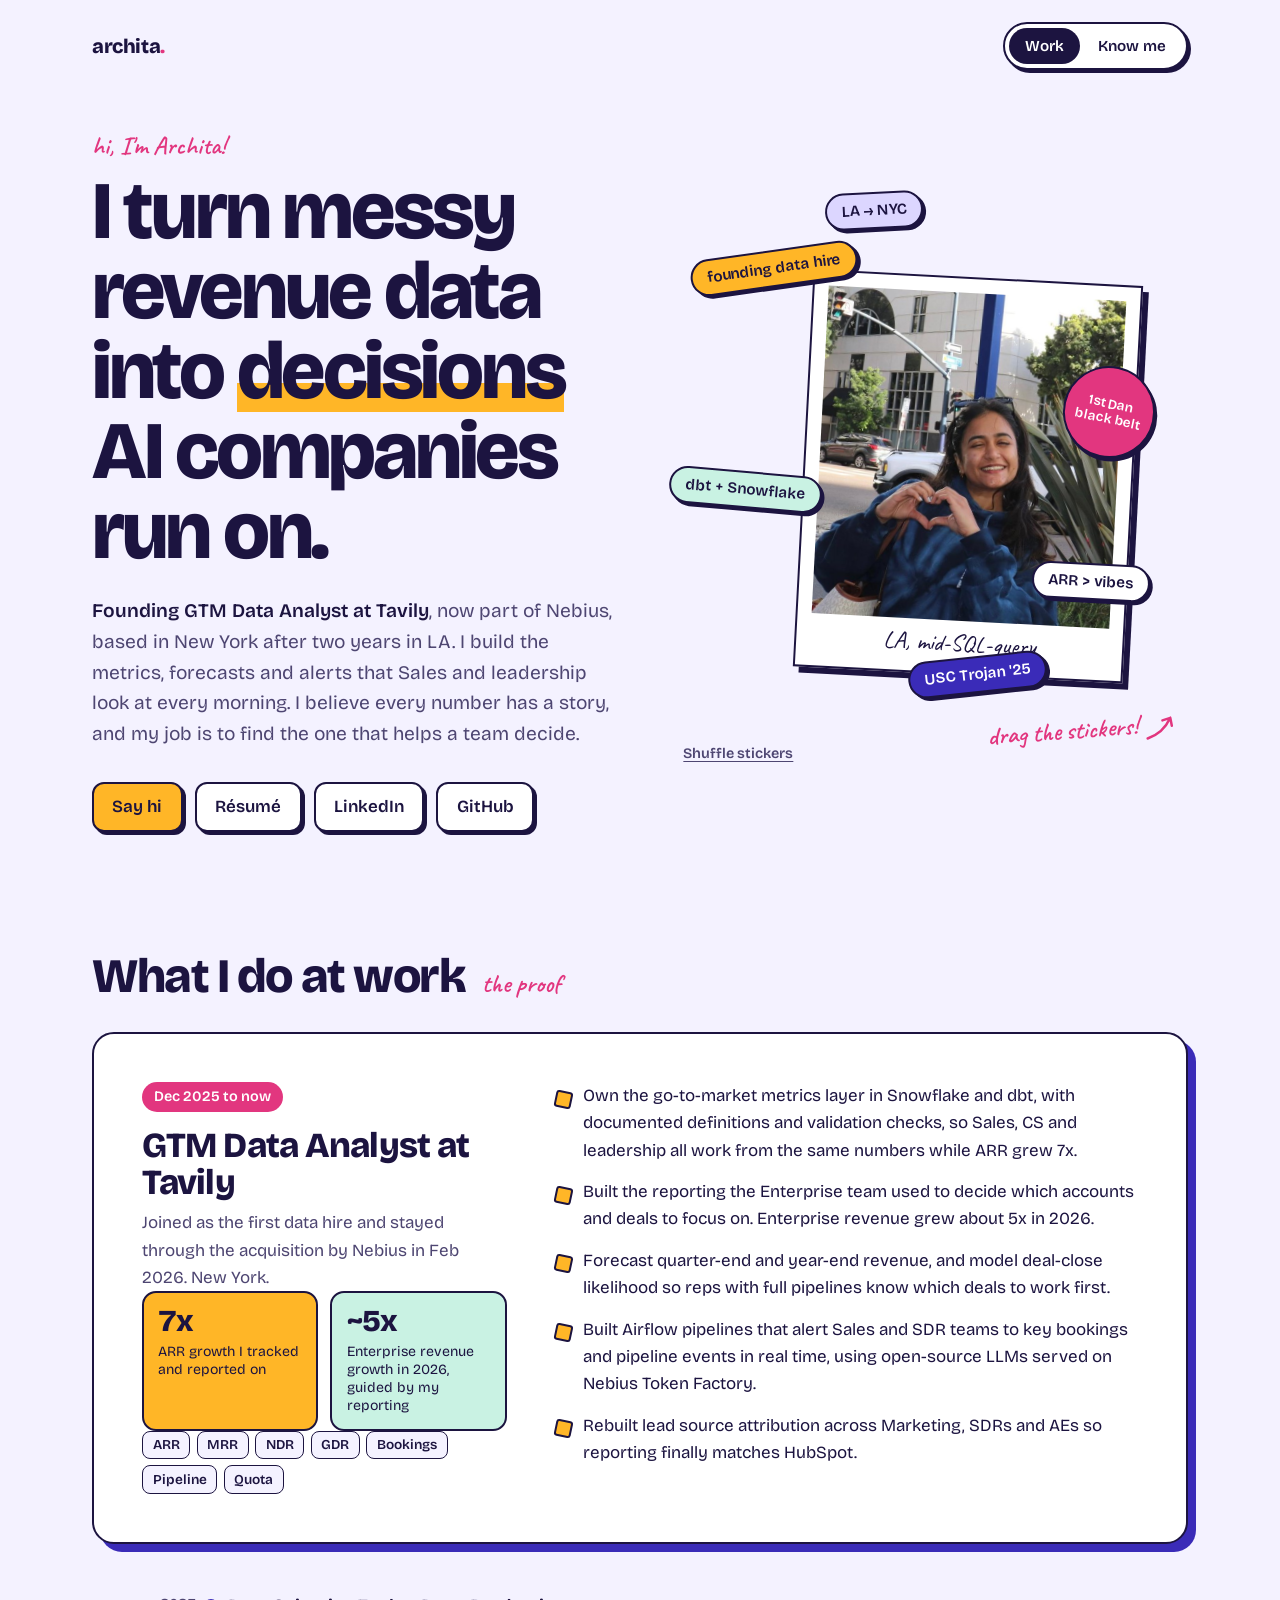
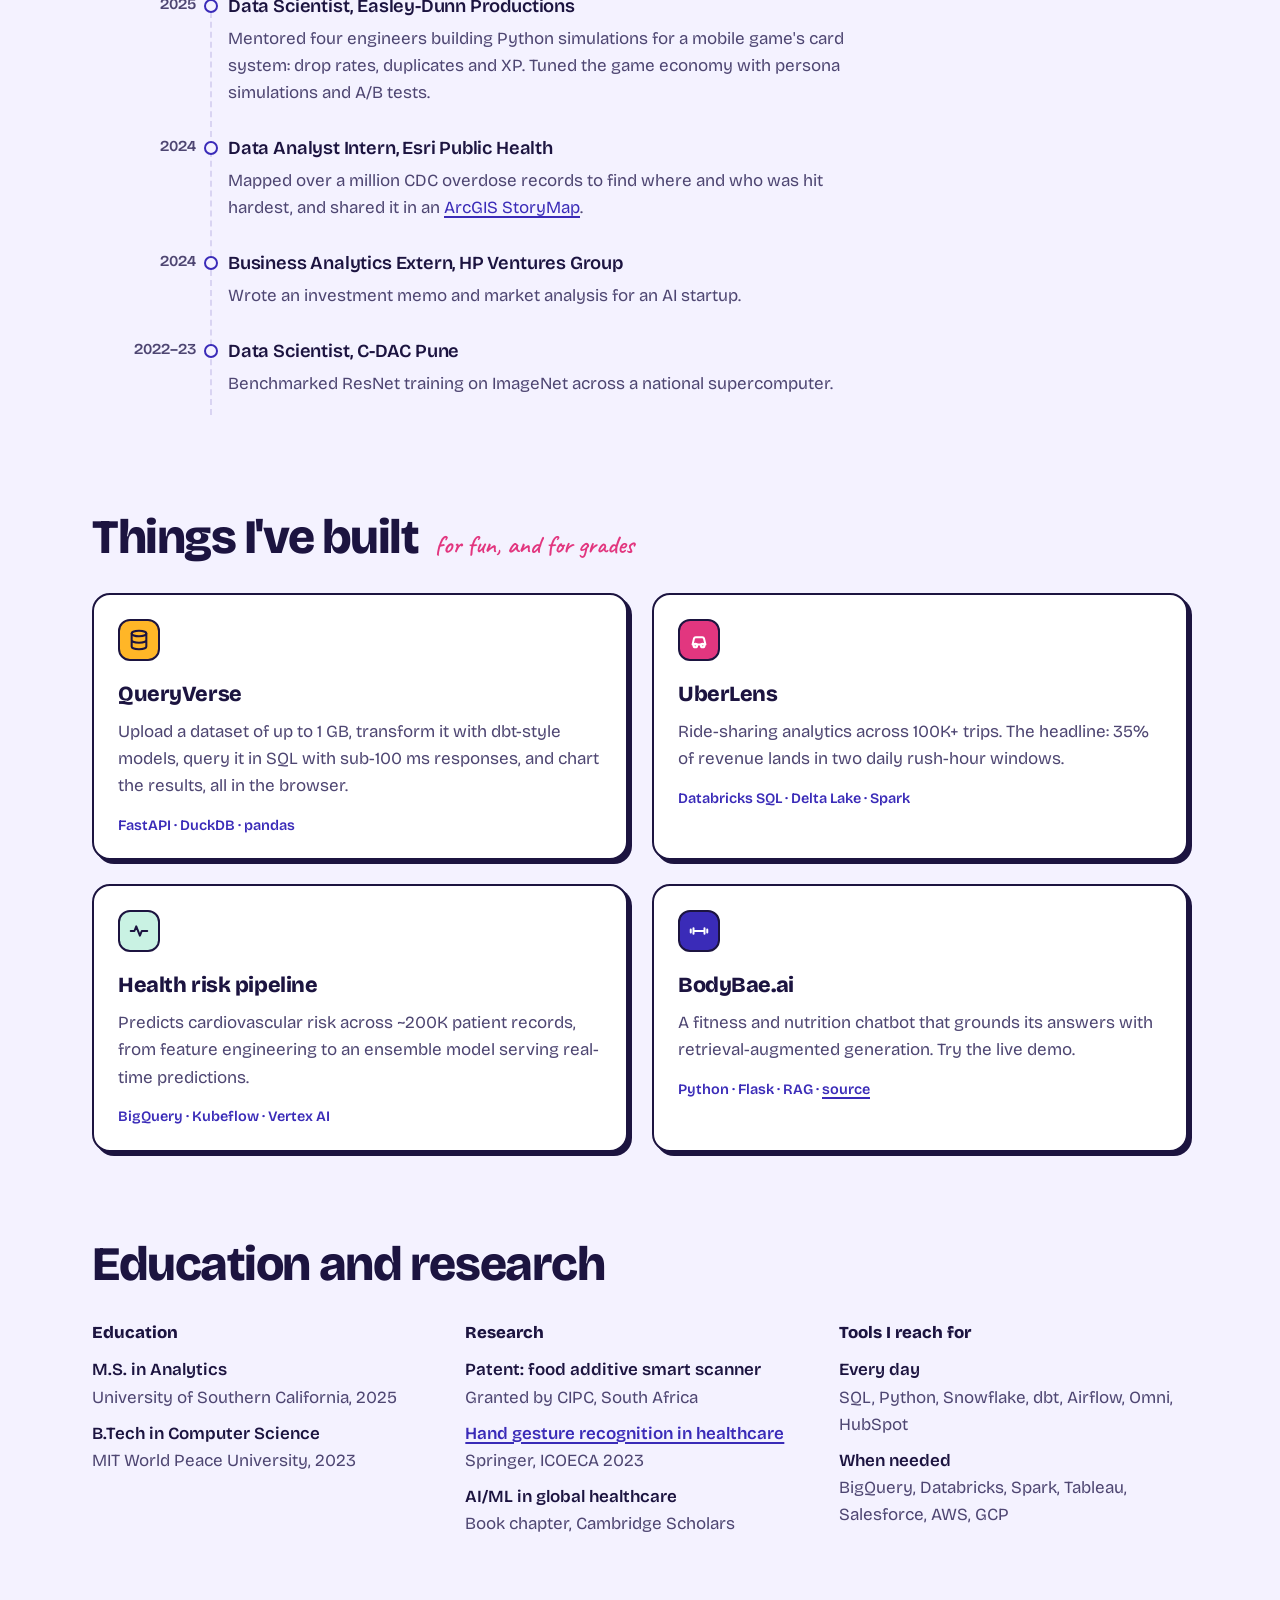
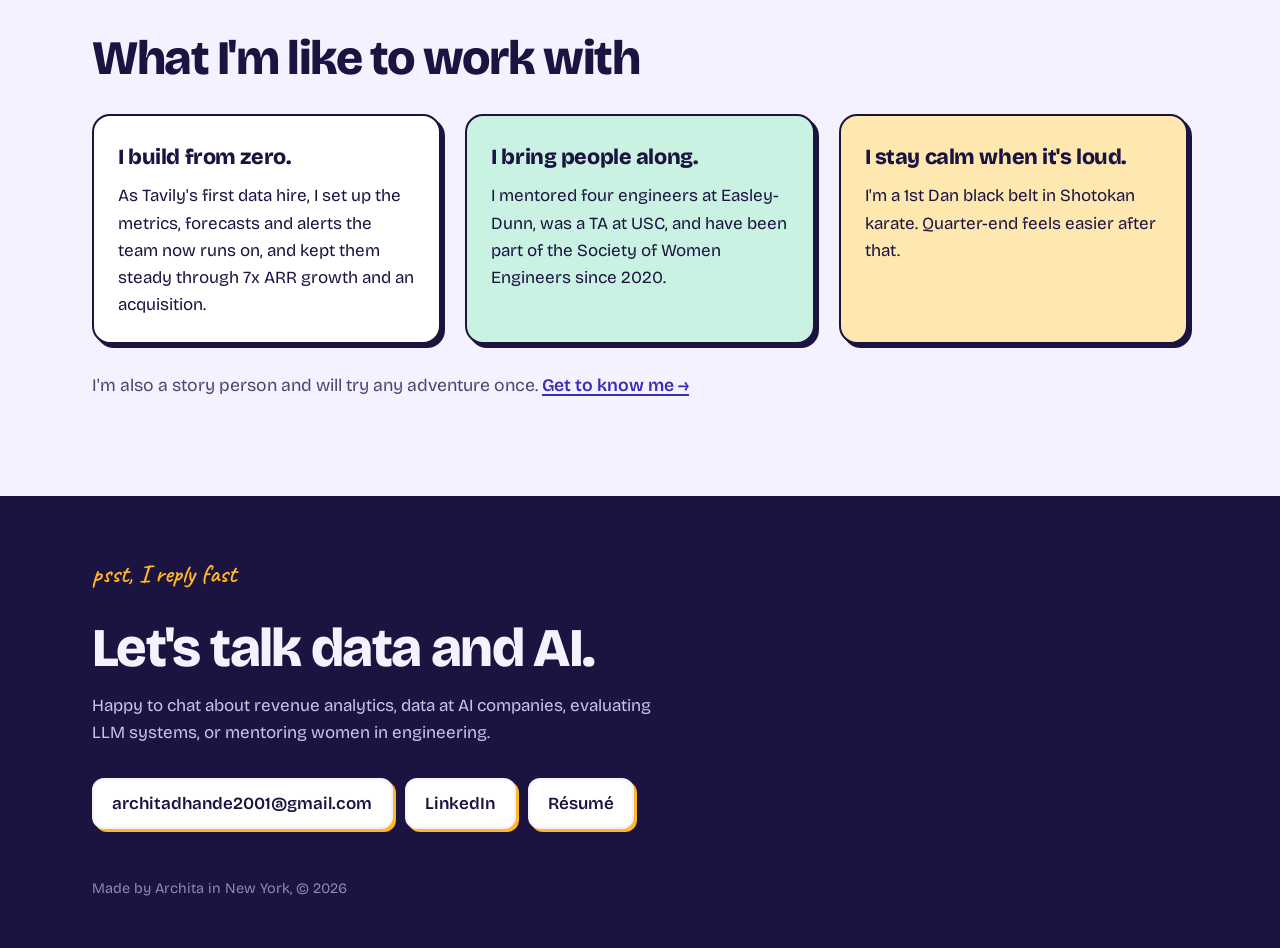
<file: index.html>
<!DOCTYPE html>
<html lang="en">
<head>
<meta charset="utf-8">
<meta name="viewport" content="width=device-width, initial-scale=1">
<title>Archita Dhande · Data analyst</title>
<meta name="description" content="Archita Dhande builds the revenue and go-to-market data that AI companies plan around. GTM Data Analyst at Tavily, a Nebius company.">
<link rel="preconnect" href="https://fonts.googleapis.com">
<link rel="preconnect" href="https://fonts.gstatic.com" crossorigin>
<link href="https://fonts.googleapis.com/css2?family=Bricolage+Grotesque:opsz,wght@12..96,400;12..96,500;12..96,600;12..96,800&family=Caveat:wght@600&display=swap" rel="stylesheet">
<link rel="stylesheet" href="style.css">
<style>
  /* Hero */
  .hero { display: grid; grid-template-columns: 1.05fr 1fr; gap: 2rem; align-items: center; padding: 2.5rem 0 3rem; }
  .hi { margin: 0 0 0.75rem; }
  .hero h1 { font-size: clamp(2.6rem, 6.4vw, 5.1rem); line-height: 0.98; letter-spacing: -0.04em; font-weight: 800; margin: 0 0 1.5rem; }
  .hero h1 .mark { background: linear-gradient(transparent 62%, var(--marigold) 62%, var(--marigold) 92%, transparent 92%); }
  .lede { font-size: 1.2rem; color: var(--soft); max-width: 33rem; margin: 0 0 2rem; }
  .lede strong { color: var(--ink); font-weight: 600; }

  .stage { position: relative; height: 580px; touch-action: pan-y; }
  .polaroid { position: absolute; left: 50%; top: 46%; width: min(330px, 70%); transform: translate(-50%, -50%) rotate(3deg); background: var(--white); padding: 14px 14px 52px; border: 2px solid var(--ink); box-shadow: 6px 6px 0 var(--ink); }
  .polaroid img { aspect-ratio: 4 / 4.4; object-fit: cover; object-position: 50% 30%; width: 100%; }
  .polaroid figcaption { position: absolute; bottom: 10px; left: 0; right: 0; text-align: center; font-family: var(--hand); font-size: 1.5rem; color: var(--ink); }

  .sticker { position: absolute; left: var(--x); top: var(--y); transform: translate(var(--dx, 0px), var(--dy, 0px)) rotate(var(--r)); padding: 0.45rem 0.9rem; border: 2px solid var(--ink); border-radius: 999px; font: 600 0.95rem/1.2 var(--display); color: var(--ink); background: var(--bg, var(--white)); box-shadow: 3px 3px 0 var(--ink); cursor: grab; user-select: none; touch-action: none; white-space: nowrap; z-index: 2; }
  .sticker:active { cursor: grabbing; }
  .sticker.dragging { box-shadow: 7px 7px 0 var(--ink); z-index: 5; }
  .sticker.round { border-radius: 50%; width: 92px; height: 92px; display: grid; place-items: center; text-align: center; white-space: normal; padding: 0.5rem; font-size: 0.85rem; line-height: 1.1; }
  .drag-hint { position: absolute; right: 2%; bottom: 0; transform: rotate(-4deg); text-align: right; }
  .drag-hint svg { display: inline-block; vertical-align: middle; }
  .shuffle { position: absolute; left: 2%; bottom: 6px; font: 600 0.9rem var(--display); background: none; border: 0; color: var(--soft); text-decoration: underline; text-underline-offset: 3px; cursor: pointer; padding: 0.25rem; }
  .shuffle:hover { color: var(--magenta); }

  /* Current role */
  .now { background: var(--white); border: 2px solid var(--ink); border-radius: 22px; box-shadow: 8px 8px 0 var(--indigo); padding: clamp(1.5rem, 4vw, 3rem); display: grid; grid-template-columns: 1fr 1.6fr; gap: 2rem 3rem; }
  .now .tag { display: inline-block; background: var(--magenta); color: var(--white); font-weight: 600; font-size: 0.9rem; padding: 0.2rem 0.75rem; border-radius: 999px; margin-bottom: 1rem; }
  .now h3 { font-size: clamp(1.6rem, 3vw, 2.2rem); line-height: 1.05; letter-spacing: -0.025em; margin: 0 0 0.5rem; font-weight: 800; }
  .now .meta { color: var(--soft); margin: 0; }
  .now ul { margin: 0; padding: 0; list-style: none; }
  .now li { position: relative; padding-left: 1.75rem; margin-bottom: 0.9rem; }
  .now li::before { content: ""; position: absolute; left: 0; top: 0.5em; width: 0.8rem; height: 0.8rem; border-radius: 3px; background: var(--marigold); border: 2px solid var(--ink); transform: rotate(12deg); }
  .metrics { display: flex; flex-wrap: wrap; gap: 0.4rem; margin-top: 1.25rem; padding: 0; list-style: none; }
  .metrics li { padding: 0.15rem 0.6rem; border: 1.5px solid var(--ink); border-radius: 8px; font-size: 0.85rem; font-weight: 600; background: var(--paper); margin: 0; }
  .metrics li::before { display: none; }
  .wins { display: grid; grid-template-columns: 1fr 1fr; gap: 0.75rem; margin: 1.25rem 0 0; padding: 0; list-style: none; }
  .wins li { margin: 0; padding: 0.8rem 0.9rem; border: 2px solid var(--ink); border-radius: 14px; background: var(--marigold); }
  .wins li:nth-child(2) { background: #C9F2E3; }
  .wins li::before { display: none; }
  .wins b { display: block; font-size: clamp(1.4rem, 2.6vw, 1.9rem); line-height: 1.05; letter-spacing: -0.03em; font-weight: 800; font-variant-numeric: tabular-nums; }
  .wins span { display: block; font-size: 0.88rem; line-height: 1.3; margin-top: 0.3rem; }

  /* Earlier roles: a timeline */
  .path { margin: 3rem 0 0; padding: 0; list-style: none; position: relative; }
  .path::before { content: ""; position: absolute; left: 7.4rem; top: 0.6rem; bottom: 0.6rem; border-left: 2px dashed var(--line); }
  .path li { display: grid; grid-template-columns: 6.5rem 1fr; gap: 2rem; padding: 0 0 1.75rem; position: relative; }
  .path li::after { content: ""; position: absolute; left: calc(7.4rem - 6px); top: 0.45rem; width: 10px; height: 10px; border-radius: 50%; background: var(--paper); border: 2px solid var(--indigo); }
  .path .yr { color: var(--soft); font-weight: 600; font-size: 0.95rem; text-align: right; font-variant-numeric: tabular-nums; }
  .path h4 { margin: 0; font-size: 1.15rem; font-weight: 600; letter-spacing: -0.01em; }
  .path p { margin: 0.2rem 0 0; color: var(--soft); max-width: 40rem; }

  /* Projects */
  .projects { display: grid; grid-template-columns: repeat(2, 1fr); gap: 1.5rem; }
  .proj { position: relative; background: var(--white); border: 2px solid var(--ink); border-radius: 18px; padding: 1.5rem 1.5rem 1.35rem; transition: transform .15s, box-shadow .15s; box-shadow: 4px 4px 0 var(--ink); }
  .proj:hover { transform: translate(-3px, -3px) rotate(-0.4deg); box-shadow: 7px 7px 0 var(--ink); }
  .proj .chip { width: 42px; height: 42px; border-radius: 12px; border: 2px solid var(--ink); display: grid; place-items: center; margin-bottom: 1rem; }
  .proj h3 { margin: 0 0 0.4rem; font-size: 1.35rem; letter-spacing: -0.02em; font-weight: 800; }
  .proj h3 a { color: var(--ink); text-decoration: none; }
  .proj h3 a::after { content: ""; position: absolute; inset: 0; border-radius: 18px; }
  .proj p { margin: 0 0 0.9rem; color: var(--soft); }
  .proj .stack { font-size: 0.9rem; font-weight: 600; color: var(--indigo); margin: 0; }
  .proj .extra { position: relative; z-index: 1; }

  /* Small facts */
  .facts { display: grid; grid-template-columns: repeat(3, 1fr); gap: 1.5rem; }
  .fact h3 { font-size: 1.05rem; margin: 0 0 0.6rem; font-weight: 800; }
  .fact ul { margin: 0; padding: 0; list-style: none; }
  .fact li { margin-bottom: 0.55rem; color: var(--soft); }
  .fact li b { color: var(--ink); font-weight: 600; display: block; }

  /* What I'm like to work with */
  .traits { display: grid; grid-template-columns: repeat(3, 1fr); gap: 1.5rem; }
  .trait { background: var(--bg); border: 2px solid var(--ink); border-radius: 18px; padding: 1.5rem; box-shadow: 4px 4px 0 var(--ink); }
  .trait h3 { margin: 0 0 0.5rem; font-size: 1.35rem; letter-spacing: -0.02em; font-weight: 800; }
  .trait p { margin: 0; color: var(--ink); }
  .more { margin: 1.75rem 0 0; font-size: 1.1rem; color: var(--soft); }
  .more a { font-weight: 600; }

  @media (max-width: 880px) {
    .hero { grid-template-columns: 1fr; padding-top: 1rem; }
    .stage { height: 460px; }
    .now { grid-template-columns: 1fr; }
    .projects, .facts, .traits { grid-template-columns: 1fr; }
  }
  @media (max-width: 560px) {
    .path::before, .path li::after { display: none; }
    .path li { grid-template-columns: 1fr; gap: 0.1rem; }
    .path .yr { text-align: left; }
    .sticker { font-size: 0.85rem; }
    .sticker.round { width: 80px; height: 80px; font-size: 0.78rem; }
  }
</style>
</head>
<body>
<div class="wrap">
  <nav class="top" aria-label="Main">
    <a class="logo" href="index.html">archita<span>.</span></a>
    <div class="switch">
      <a href="index.html" aria-current="page">Work</a>
      <a href="me.html">Know me</a>
    </div>
  </nav>

  <header class="hero">
    <div>
      <p class="note hi">hi, I'm Archita!</p>
      <h1>I turn messy revenue data into <span class="mark">decisions</span> AI companies run on.</h1>
      <p class="lede"><strong>Founding GTM Data Analyst at Tavily</strong>, now part of Nebius, based in New York after two years in LA. I build the metrics, forecasts and alerts that Sales and leadership look at every morning. I believe every number has a story, and my job is to find the one that helps a team decide.</p>
      <ul class="btns">
        <li><a class="btn primary" href="mailto:architadhande2001@gmail.com">Say hi</a></li>
        <li><a class="btn" href="Archita-Dhande-Resume.pdf">Résumé</a></li>
        <li><a class="btn" href="https://www.linkedin.com/in/architadhande/">LinkedIn</a></li>
        <li><a class="btn" href="https://github.com/architadhande">GitHub</a></li>
      </ul>
    </div>

    <div class="stage" id="stage">
      <figure class="polaroid">
        <img src="images/heart.jpg" alt="Archita smiling and making a heart with her hands on a street in Los Angeles">
        <figcaption>LA, mid-SQL-query</figcaption>
      </figure>
      <button class="sticker" style="--x:4%; --y:10%; --r:-8deg; --bg:var(--marigold)">founding data hire</button>
      <button class="sticker round" style="--x:76%; --y:30%; --r:12deg; --bg:var(--magenta); color:#fff">1st Dan black belt</button>
      <button class="sticker" style="--x:0%; --y:48%; --r:5deg; --bg:#C9F2E3">dbt + Snowflake</button>
      <button class="sticker" style="--x:46%; --y:80%; --r:-6deg; --bg:var(--indigo); color:#fff">USC Trojan '25</button>
      <button class="sticker" style="--x:70%; --y:64%; --r:3deg; --bg:#FFFFFF">ARR &gt; vibes</button>
      <button class="sticker" style="--x:30%; --y:0%; --r:-3deg; --bg:#DCD6FF">LA → NYC</button>
      <button class="shuffle" type="button" id="shuffle">Shuffle stickers</button>
      <p class="note drag-hint" aria-hidden="true">
        drag the stickers!
        <svg width="34" height="28" viewBox="0 0 34 28" fill="none"><path d="M3 24c8-2 18-8 24-19m0 0-8 2m8-2 1 8" stroke="currentColor" stroke-width="2.5" stroke-linecap="round" stroke-linejoin="round"/></svg>
      </p>
    </div>
  </header>

  <section class="sec" id="work" aria-labelledby="h-now">
    <div class="sec-head">
      <h2 id="h-now">What I do at work</h2>
      <span class="note">the proof</span>
    </div>
    <article class="now">
      <div>
        <span class="tag">Dec 2025 to now</span>
        <h3>GTM Data Analyst at Tavily</h3>
        <p class="meta">Joined as the first data hire and stayed through the acquisition by Nebius in Feb 2026. New York.</p>
        <ul class="wins" aria-label="Growth I've reported on">
          <li><b>7x</b><span>ARR growth I tracked and reported on</span></li>
          <li><b>~5x</b><span>Enterprise revenue growth in 2026, guided by my reporting</span></li>
        </ul>
        <ul class="metrics" aria-label="Metrics I own">
          <li>ARR</li><li>MRR</li><li>NDR</li><li>GDR</li><li>Bookings</li><li>Pipeline</li><li>Quota</li>
        </ul>
      </div>
      <ul>
        <li>Own the go-to-market metrics layer in Snowflake and dbt, with documented definitions and validation checks, so Sales, CS and leadership all work from the same numbers while ARR grew 7x.</li>
        <li>Built the reporting the Enterprise team used to decide which accounts and deals to focus on. Enterprise revenue grew about 5x in 2026.</li>
        <li>Forecast quarter-end and year-end revenue, and model deal-close likelihood so reps with full pipelines know which deals to work first.</li>
        <li>Built Airflow pipelines that alert Sales and SDR teams to key bookings and pipeline events in real time, using open-source LLMs served on Nebius Token Factory.</li>
        <li>Rebuilt lead source attribution across Marketing, SDRs and AEs so reporting finally matches HubSpot.</li>
      </ul>
    </article>

    <ol class="path" reversed aria-label="Earlier roles">
      <li><span class="yr">2025</span><div><h4>Data Scientist, Easley-Dunn Productions</h4><p>Mentored four engineers building Python simulations for a mobile game's card system: drop rates, duplicates and XP. Tuned the game economy with persona simulations and A/B tests.</p></div></li>
      <li><span class="yr">2024</span><div><h4>Data Analyst Intern, Esri Public Health</h4><p>Mapped over a million CDC overdose records to find where and who was hit hardest, and shared it in an <a href="https://storymaps.arcgis.com/stories/3c5a34a229024c19acebea26e0f26ad3">ArcGIS StoryMap</a>.</p></div></li>
      <li><span class="yr">2024</span><div><h4>Business Analytics Extern, HP Ventures Group</h4><p>Wrote an investment memo and market analysis for an AI startup.</p></div></li>
      <li><span class="yr">2022–23</span><div><h4>Data Scientist, C-DAC Pune</h4><p>Benchmarked ResNet training on ImageNet across a national supercomputer.</p></div></li>
    </ol>
  </section>

  <section class="sec" id="projects" aria-labelledby="h-proj">
    <div class="sec-head">
      <h2 id="h-proj">Things I've built</h2>
      <span class="note">for fun, and for grades</span>
    </div>
    <div class="projects">
      <article class="proj">
        <div class="chip" style="background:var(--marigold)" aria-hidden="true"><svg width="22" height="22" viewBox="0 0 24 24" fill="none" stroke="#1C1440" stroke-width="2.2" stroke-linecap="round"><ellipse cx="12" cy="5" rx="8" ry="3"/><path d="M4 5v14c0 1.7 3.6 3 8 3s8-1.3 8-3V5M4 12c0 1.7 3.6 3 8 3s8-1.3 8-3"/></svg></div>
        <h3><a href="https://github.com/architadhande/queryverse-data-platform">QueryVerse</a></h3>
        <p>Upload a dataset of up to 1 GB, transform it with dbt-style models, query it in SQL with sub-100 ms responses, and chart the results, all in the browser.</p>
        <p class="stack">FastAPI · DuckDB · pandas</p>
      </article>
      <article class="proj">
        <div class="chip" style="background:var(--magenta)" aria-hidden="true"><svg width="22" height="22" viewBox="0 0 24 24" fill="none" stroke="#fff" stroke-width="2.2" stroke-linecap="round" stroke-linejoin="round"><path d="M5 17h14l-1.5-6.5A2 2 0 0 0 15.6 9H8.4a2 2 0 0 0-1.9 1.5Z"/><circle cx="8" cy="18" r="2"/><circle cx="16" cy="18" r="2"/></svg></div>
        <h3><a href="https://github.com/architadhande/UberLens">UberLens</a></h3>
        <p>Ride-sharing analytics across 100K+ trips. The headline: 35% of revenue lands in two daily rush-hour windows.</p>
        <p class="stack">Databricks SQL · Delta Lake · Spark</p>
      </article>
      <article class="proj">
        <div class="chip" style="background:#C9F2E3" aria-hidden="true"><svg width="22" height="22" viewBox="0 0 24 24" fill="none" stroke="#1C1440" stroke-width="2.2" stroke-linecap="round" stroke-linejoin="round"><path d="M3 12h4l2-5 4 10 2-5h6"/></svg></div>
        <h3><a href="https://github.com/architadhande/Health-Risk-Prediction-Pipeline">Health risk pipeline</a></h3>
        <p>Predicts cardiovascular risk across ~200K patient records, from feature engineering to an ensemble model serving real-time predictions.</p>
        <p class="stack">BigQuery · Kubeflow · Vertex AI</p>
      </article>
      <article class="proj">
        <div class="chip" style="background:var(--indigo)" aria-hidden="true"><svg width="22" height="22" viewBox="0 0 24 24" fill="none" stroke="#fff" stroke-width="2.2" stroke-linecap="round" stroke-linejoin="round"><path d="M6 9v6M18 9v6M3 10.5v3M21 10.5v3M6 12h12"/></svg></div>
        <h3><a href="https://bodybae-ai.onrender.com/">BodyBae.ai</a></h3>
        <p>A fitness and nutrition chatbot that grounds its answers with retrieval-augmented generation. Try the live demo.</p>
        <p class="stack">Python · Flask · RAG · <a class="extra" href="https://github.com/architadhande/BodyBae.ai">source</a></p>
      </article>
    </div>
  </section>

  <section class="sec" aria-labelledby="h-more">
    <div class="sec-head"><h2 id="h-more">Education and research</h2></div>
    <div class="facts">
      <div class="fact">
        <h3>Education</h3>
        <ul>
          <li><b>M.S. in Analytics</b>University of Southern California, 2025</li>
          <li><b>B.Tech in Computer Science</b>MIT World Peace University, 2023</li>
        </ul>
      </div>
      <div class="fact">
        <h3>Research</h3>
        <ul>
          <li><b>Patent: food additive smart scanner</b>Granted by CIPC, South Africa</li>
          <li><b><a href="https://link.springer.com/chapter/10.1007/978-981-99-1745-7_33">Hand gesture recognition in healthcare</a></b>Springer, ICOECA 2023</li>
          <li><b>AI/ML in global healthcare</b>Book chapter, Cambridge Scholars</li>
        </ul>
      </div>
      <div class="fact">
        <h3>Tools I reach for</h3>
        <ul>
          <li><b>Every day</b>SQL, Python, Snowflake, dbt, Airflow, Omni, HubSpot</li>
          <li><b>When needed</b>BigQuery, Databricks, Spark, Tableau, Salesforce, AWS, GCP</li>
        </ul>
      </div>
    </div>
  </section>

  <section class="sec" id="me" aria-labelledby="h-me">
    <div class="sec-head">
      <h2 id="h-me">What I'm like to work with</h2>
    </div>
    <div class="traits">
      <article class="trait" style="--bg:#FFFFFF">
        <h3>I build from zero.</h3>
        <p>As Tavily's first data hire, I set up the metrics, forecasts and alerts the team now runs on, and kept them steady through 7x ARR growth and an acquisition.</p>
      </article>
      <article class="trait" style="--bg:#C9F2E3">
        <h3>I bring people along.</h3>
        <p>I mentored four engineers at Easley-Dunn, was a TA at USC, and have been part of the Society of Women Engineers since 2020.</p>
      </article>
      <article class="trait" style="--bg:#FFE7B0">
        <h3>I stay calm when it's loud.</h3>
        <p>I'm a 1st Dan black belt in Shotokan karate. Quarter-end feels easier after that.</p>
      </article>
    </div>
    <p class="more">I'm also a story person and will try any adventure once. <a href="me.html">Get to know me →</a></p>
  </section>
</div>

<footer class="foot">
  <div class="wrap">
    <p class="note">psst, I reply fast</p>
    <h2>Let's talk data and AI.</h2>
    <p>Happy to chat about revenue analytics, data at AI companies, evaluating LLM systems, or mentoring women in engineering.</p>
    <ul class="btns">
      <li><a class="btn" href="mailto:architadhande2001@gmail.com">architadhande2001@gmail.com</a></li>
      <li><a class="btn" href="https://www.linkedin.com/in/architadhande/">LinkedIn</a></li>
      <li><a class="btn" href="Archita-Dhande-Resume.pdf">Résumé</a></li>
    </ul>
    <small>Made by Archita in New York, © 2026</small>
  </div>
</footer>

<script>
(() => {
  const stage = document.getElementById('stage');
  const stickers = [...stage.querySelectorAll('.sticker')];
  const reduce = matchMedia('(prefers-reduced-motion: reduce)').matches;

  stickers.forEach(s => {
    let sx, sy, ox = 0, oy = 0;
    s.addEventListener('pointerdown', e => {
      s.setPointerCapture(e.pointerId);
      sx = e.clientX; sy = e.clientY;
      ox = parseFloat(s.style.getPropertyValue('--dx')) || 0;
      oy = parseFloat(s.style.getPropertyValue('--dy')) || 0;
      s.classList.add('dragging');
    });
    s.addEventListener('pointermove', e => {
      if (!s.classList.contains('dragging')) return;
      s.style.setProperty('--dx', (ox + e.clientX - sx) + 'px');
      s.style.setProperty('--dy', (oy + e.clientY - sy) + 'px');
    });
    const end = () => s.classList.remove('dragging');
    s.addEventListener('pointerup', end);
    s.addEventListener('pointercancel', end);
    // Keyboard: arrow keys nudge the focused sticker
    s.addEventListener('keydown', e => {
      const step = e.shiftKey ? 40 : 12;
      const map = { ArrowLeft: [-step, 0], ArrowRight: [step, 0], ArrowUp: [0, -step], ArrowDown: [0, step] };
      if (!map[e.key]) return;
      e.preventDefault();
      const dx = (parseFloat(s.style.getPropertyValue('--dx')) || 0) + map[e.key][0];
      const dy = (parseFloat(s.style.getPropertyValue('--dy')) || 0) + map[e.key][1];
      s.style.setProperty('--dx', dx + 'px');
      s.style.setProperty('--dy', dy + 'px');
    });
  });

  document.getElementById('shuffle').addEventListener('click', () => {
    const w = stage.clientWidth, h = stage.clientHeight;
    stickers.forEach(s => {
      if (!reduce) s.style.transition = 'transform .45s cubic-bezier(.3,1.4,.5,1)';
      const left = s.offsetLeft, top = s.offsetTop;
      const tx = Math.random() * (w - s.offsetWidth) - left;
      const ty = Math.random() * (h - s.offsetHeight - 40) - top;
      s.style.setProperty('--dx', tx + 'px');
      s.style.setProperty('--dy', ty + 'px');
      s.style.setProperty('--r', (Math.random() * 24 - 12).toFixed(1) + 'deg');
      setTimeout(() => s.style.transition = '', 500);
    });
  });
})();
</script>
</body>
</html>
</file>
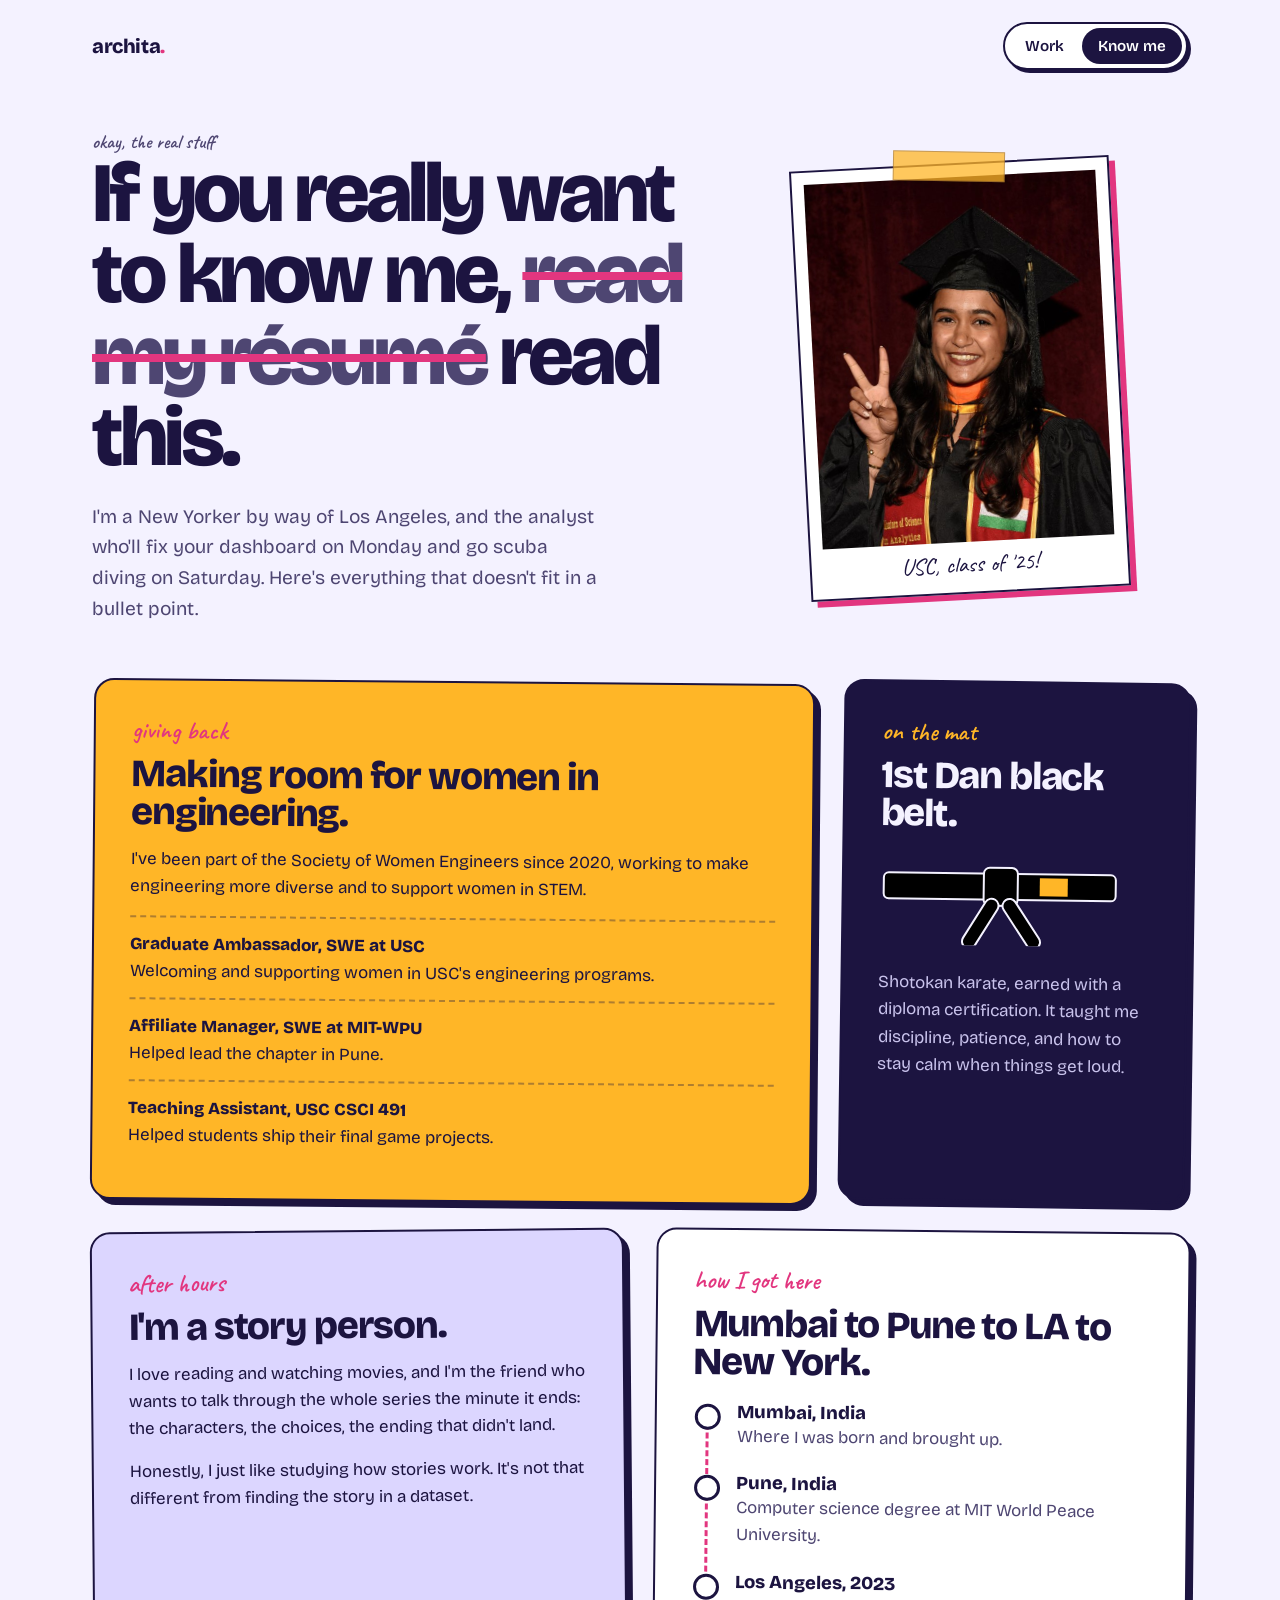
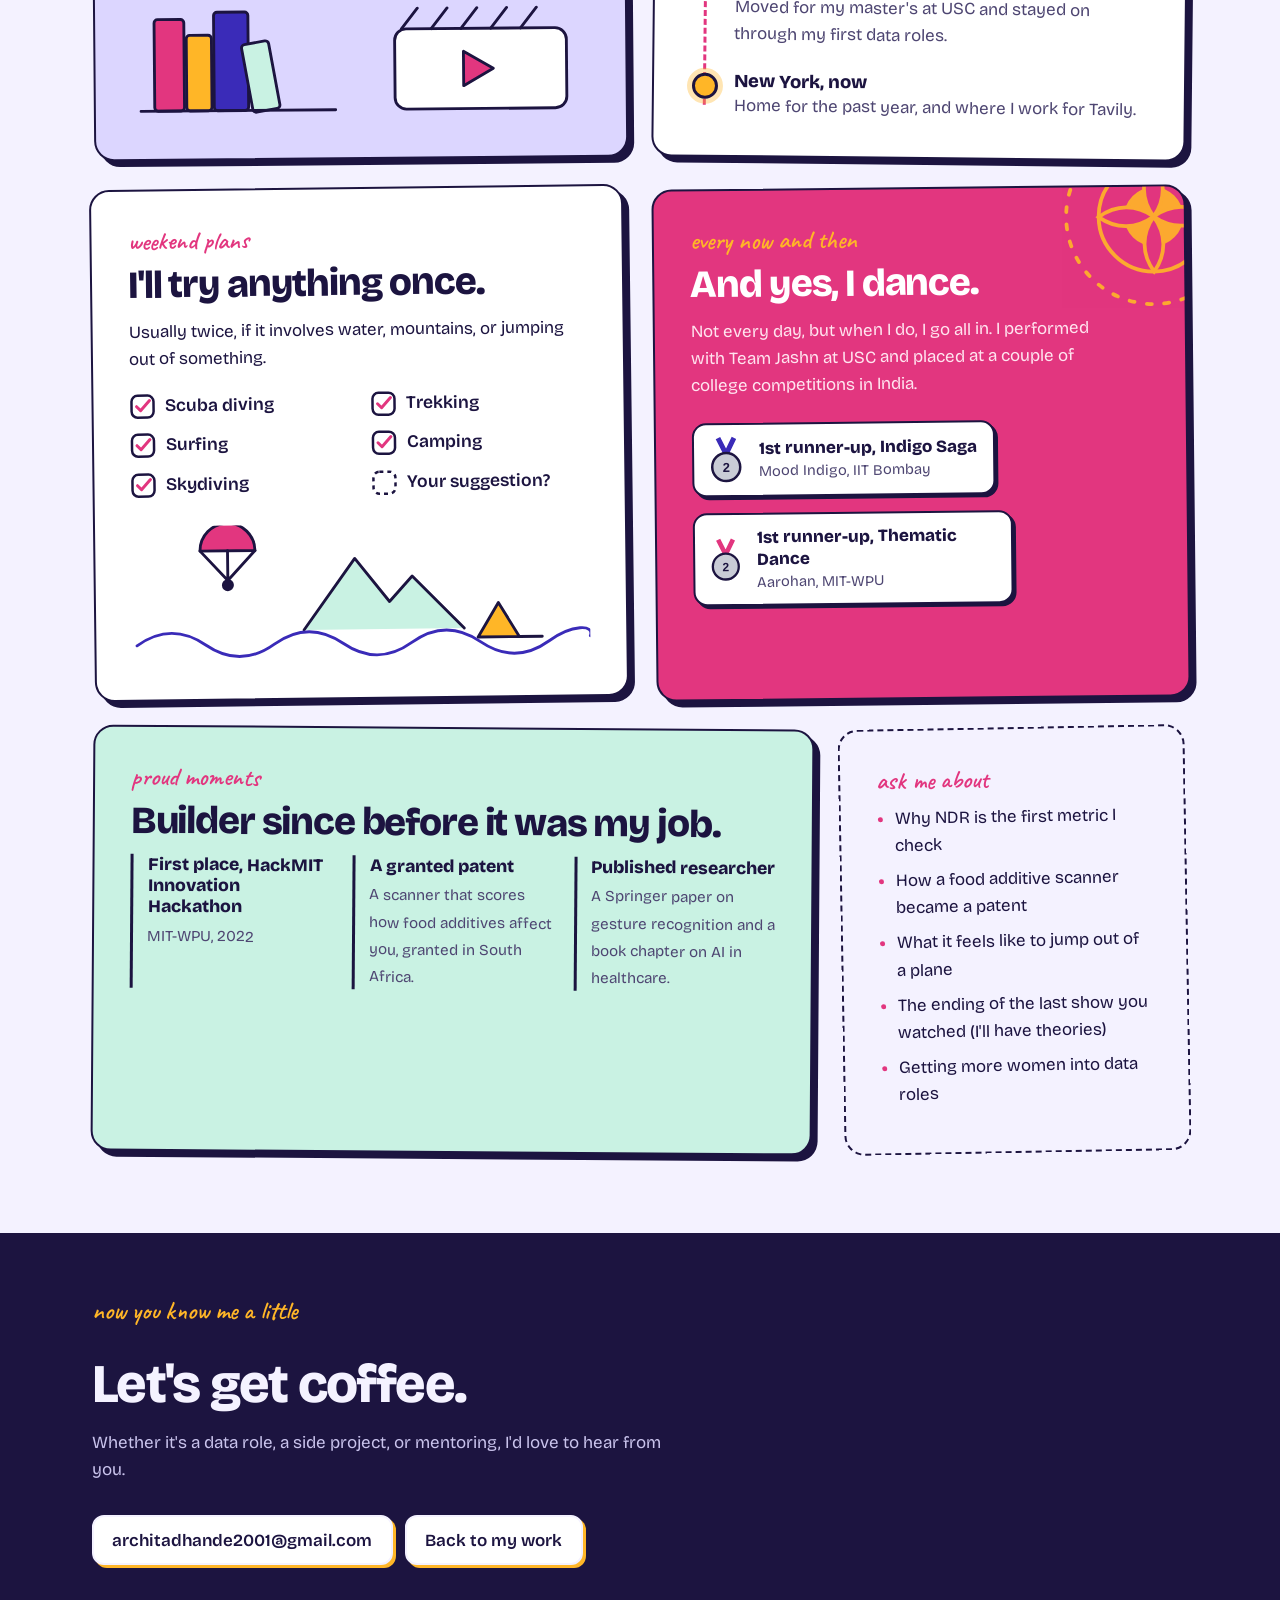
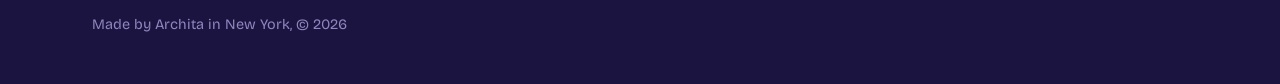
<file: me.html>
<!DOCTYPE html>
<html lang="en">
<head>
<meta charset="utf-8">
<meta name="viewport" content="width=device-width, initial-scale=1">
<title>Get to know Archita</title>
<meta name="description" content="The off-the-clock side of Archita Dhande: Society of Women Engineers, a Shotokan black belt, adventures, and the occasional dance stage.">
<link rel="preconnect" href="https://fonts.googleapis.com">
<link rel="preconnect" href="https://fonts.gstatic.com" crossorigin>
<link href="https://fonts.googleapis.com/css2?family=Bricolage+Grotesque:opsz,wght@12..96,400;12..96,500;12..96,600;12..96,800&family=Caveat:wght@600&display=swap" rel="stylesheet">
<link rel="stylesheet" href="style.css">
<style>
  .intro { display: grid; grid-template-columns: 1.3fr 1fr; gap: 3rem; align-items: center; padding: 2.5rem 0 3.5rem; }
  .intro h1 { font-size: clamp(2.6rem, 6.6vw, 5.4rem); line-height: 0.96; letter-spacing: -0.045em; font-weight: 800; margin: 0 0 1.5rem; }
  .intro h1 s { text-decoration-color: var(--magenta); text-decoration-thickness: 0.09em; color: var(--soft); }
  .intro p { font-size: 1.2rem; color: var(--soft); max-width: 32rem; margin: 0; }
  .grad { position: relative; justify-self: center; width: min(320px, 80%); background: var(--white); padding: 12px 12px 50px; border: 2px solid var(--ink); box-shadow: 6px 6px 0 var(--magenta); transform: rotate(-3deg); }
  .grad img { aspect-ratio: 4 / 5; object-fit: cover; object-position: 50% 20%; width: 100%; }
  .grad figcaption { position: absolute; bottom: 9px; left: 0; right: 0; text-align: center; font-family: var(--hand); font-size: 1.45rem; }
  .grad::before { content: ""; position: absolute; top: -14px; left: 50%; width: 110px; height: 28px; transform: translateX(-50%) rotate(4deg); background: rgba(255, 182, 39, .75); border: 1.5px solid rgba(28, 20, 64, .25); }

  /* Scrapbook */
  .book { display: grid; grid-template-columns: repeat(6, 1fr); gap: 1.75rem; }
  .tile { position: relative; border: 2px solid var(--ink); border-radius: 20px; padding: clamp(1.4rem, 3vw, 2.25rem); box-shadow: 6px 6px 0 var(--ink); background: var(--white); overflow: hidden; }
  .tile h2 { font-size: clamp(1.7rem, 3.2vw, 2.4rem); line-height: 1; letter-spacing: -0.03em; margin: 0 0 0.9rem; font-weight: 800; }
  .tile p { margin: 0 0 1rem; }
  .tile .note { display: block; margin-bottom: 0.6rem; }

  .dance { grid-column: span 3; background: var(--magenta); color: var(--white); transform: rotate(-0.6deg); }
  .dance .note { color: var(--marigold); }
  .dance p { max-width: 30rem; color: #FFE4EF; }
  .medals { display: flex; flex-wrap: wrap; gap: 1rem; margin: 1.5rem 0 0; padding: 0; list-style: none; position: relative; z-index: 1; }
  .medals li { display: flex; gap: 0.8rem; align-items: center; background: var(--white); color: var(--ink); border: 2px solid var(--ink); border-radius: 14px; padding: 0.7rem 1rem 0.7rem 0.75rem; box-shadow: 3px 3px 0 var(--ink); max-width: 20rem; line-height: 1.3; }
  .medals li b { display: block; font-weight: 800; }
  .medals li span { font-size: 0.92rem; color: var(--soft); }
  .mandala { position: absolute; right: -95px; top: -95px; width: 250px; opacity: .9; }
  .dance h2, .dance p { position: relative; z-index: 1; max-width: 26rem; }

  .karate { grid-column: span 2; background: var(--ink); color: var(--paper); transform: rotate(0.8deg); }
  .karate .note { color: var(--marigold); }
  .karate p { color: #C9C3EC; }
  .belt { width: 100%; max-width: 240px; margin: 0.5rem 0 1rem; }

  .swe { grid-column: span 4; background: var(--marigold); transform: rotate(0.5deg); }
  .swe ul { margin: 0; padding: 0; list-style: none; }
  .swe li { padding: 0.8rem 0; border-top: 2px dashed rgba(28,20,64,.35); }
  .swe li b { display: block; font-weight: 800; }

  .stories { grid-column: span 3; background: #DCD6FF; transform: rotate(-0.5deg); display: flex; flex-direction: column; }
  .stories .shelf { margin-top: auto; padding-top: 1rem; width: 100%; height: auto; }
  .journey { grid-column: span 3; transform: rotate(0.6deg); }
  .stops { margin: 1.25rem 0 0; padding: 0; list-style: none; position: relative; }
  .stops::before { content: ""; position: absolute; left: 13px; top: 14px; bottom: 14px; border-left: 3px dashed var(--magenta); }
  .stops li { position: relative; padding: 0 0 1.4rem 2.75rem; }
  .stops li:last-child { padding-bottom: 0; }
  .stops li::before { content: ""; position: absolute; left: 2px; top: 3px; width: 20px; height: 20px; border-radius: 50%; background: var(--white); border: 3px solid var(--ink); }
  .stops li.here::before { background: var(--marigold); box-shadow: 0 0 0 5px rgba(255,182,39,.35); }
  .stops b { display: block; font-size: 1.15rem; font-weight: 800; line-height: 1.2; }
  .stops span { color: var(--soft); }
  .adventure { grid-column: span 3; transform: rotate(-0.7deg); display: flex; flex-direction: column; }
  .scene { margin-top: auto; padding-top: 1rem; width: 100%; height: auto; }
  .checks { margin: 0.25rem 0 0; padding: 0; list-style: none; columns: 2; column-gap: 1.5rem; }
  .checks li { display: flex; align-items: center; gap: 0.6rem; margin-bottom: 0.7rem; font-weight: 600; font-size: 1.1rem; break-inside: avoid; }
  .checks svg { flex: none; }

  .wins { grid-column: span 4; background: #C9F2E3; transform: rotate(0.4deg); }
  .wins-row { display: grid; grid-template-columns: repeat(3, 1fr); gap: 1.25rem; }
  .wins-row div { border-left: 3px solid var(--ink); padding-left: 0.9rem; }
  .wins-row b { display: block; font-size: 1.1rem; font-weight: 800; line-height: 1.2; margin-bottom: 0.3rem; }
  .wins-row span { color: var(--soft); font-size: 0.95rem; }

  .ask { grid-column: span 2; background: var(--paper); border-style: dashed; box-shadow: none; transform: rotate(-1deg); }
  .ask ul { margin: 0; padding-left: 1.1rem; }
  .ask li { margin-bottom: 0.5rem; }
  .ask li::marker { color: var(--magenta); }

  @media (max-width: 900px) {
    .intro { grid-template-columns: 1fr; }
    .book { grid-template-columns: 1fr; }
    .tile { grid-column: auto !important; transform: none !important; }
    .wins-row { grid-template-columns: 1fr; }
  }
  @media (max-width: 480px) { .checks { columns: 1; } }
</style>
</head>
<body>
<div class="wrap">
  <nav class="top" aria-label="Main">
    <a class="logo" href="index.html">archita<span>.</span></a>
    <div class="switch">
      <a href="index.html">Work</a>
      <a href="me.html" aria-current="page">Know me</a>
    </div>
  </nav>

  <header class="intro">
    <div>
      <p class="note">okay, the real stuff</p>
      <h1>If you really want to know me, <s>read my résumé</s> read this.</h1>
      <p>I'm a New Yorker by way of Los Angeles, and the analyst who'll fix your dashboard on Monday and go scuba diving on Saturday. Here's everything that doesn't fit in a bullet point.</p>
    </div>
    <figure class="grad">
      <img src="images/grad.jpg" alt="Archita in her USC graduation cap and gown, smiling and holding up a peace sign">
      <figcaption>USC, class of '25!</figcaption>
    </figure>
  </header>

  <main class="book">
    <article class="tile swe">
      <span class="note">giving back</span>
      <h2>Making room for women in engineering.</h2>
      <p>I've been part of the Society of Women Engineers since 2020, working to make engineering more diverse and to support women in STEM.</p>
      <ul>
        <li><b>Graduate Ambassador, SWE at USC</b>Welcoming and supporting women in USC's engineering programs.</li>
        <li><b>Affiliate Manager, SWE at MIT-WPU</b>Helped lead the chapter in Pune.</li>
        <li><b>Teaching Assistant, USC CSCI 491</b>Helped students ship their final game projects.</li>
      </ul>
    </article>

    <article class="tile karate">
      <span class="note">on the mat</span>
      <h2>1st Dan black belt.</h2>
      <svg class="belt" viewBox="0 0 240 90" fill="none" aria-hidden="true">
        <rect x="4" y="18" width="232" height="26" rx="5" fill="#000" stroke="#F4F2FF" stroke-width="2"/>
        <rect x="104" y="12" width="34" height="38" rx="6" fill="#000" stroke="#F4F2FF" stroke-width="2"/>
        <path d="M112 50l-22 36M130 50l24 36" stroke="#F4F2FF" stroke-width="16" stroke-linecap="round"/>
        <path d="M112 50l-22 36M130 50l24 36" stroke="#000" stroke-width="12" stroke-linecap="round"/>
        <rect x="160" y="22" width="28" height="18" fill="#FFB627"/>
      </svg>
      <p>Shotokan karate, earned with a diploma certification. It taught me discipline, patience, and how to stay calm when things get loud.</p>
    </article>

    <article class="tile stories">
      <span class="note">after hours</span>
      <h2>I'm a story person.</h2>
      <p>I love reading and watching movies, and I'm the friend who wants to talk through the whole series the minute it ends: the characters, the choices, the ending that didn't land.</p>
      <p>Honestly, I just like studying how stories work. It's not that different from finding the story in a dataset.</p>
      <svg class="shelf" viewBox="0 0 400 110" fill="none" aria-hidden="true">
        <g stroke="#1C1440" stroke-width="2.5" stroke-linejoin="round">
          <rect x="20" y="20" width="26" height="80" rx="3" fill="#E2367F"/>
          <rect x="48" y="34" width="22" height="66" rx="3" fill="#FFB627"/>
          <rect x="72" y="14" width="30" height="86" rx="3" fill="#3A2BB8"/>
          <rect x="106" y="40" width="24" height="60" rx="3" fill="#C9F2E3" transform="rotate(-10 118 100)"/>
          <path d="M8 100h170" stroke-linecap="round"/>
          <rect x="230" y="30" width="150" height="70" rx="10" fill="#fff"/>
          <path d="M290 50v30l26-15z" fill="#E2367F"/>
          <path d="M236 30l14-18M262 30l14-18M288 30l14-18M314 30l14-18M340 30l14-18" stroke-linecap="round"/>
        </g>
      </svg>
    </article>

    <article class="tile journey">
      <span class="note">how I got here</span>
      <h2>Mumbai to Pune to LA to New York.</h2>
      <ol class="stops">
        <li><b>Mumbai, India</b><span>Where I was born and brought up.</span></li>
        <li><b>Pune, India</b><span>Computer science degree at MIT World Peace University.</span></li>
        <li><b>Los Angeles, 2023</b><span>Moved for my master's at USC and stayed on through my first data roles.</span></li>
        <li class="here"><b>New York, now</b><span>Home for the past year, and where I work for Tavily.</span></li>
      </ol>
    </article>

    <article class="tile adventure">
      <span class="note">weekend plans</span>
      <h2>I'll try anything once.</h2>
      <p>Usually twice, if it involves water, mountains, or jumping out of something.</p>
      <ul class="checks">
        <li><svg width="26" height="26" viewBox="0 0 26 26" fill="none" aria-hidden="true"><rect x="2" y="2" width="22" height="22" rx="6" stroke="#1C1440" stroke-width="2.5"/><path d="M7 13l4 4 9-10" stroke="#E2367F" stroke-width="3" stroke-linecap="round" stroke-linejoin="round"/></svg>Scuba diving</li>
        <li><svg width="26" height="26" viewBox="0 0 26 26" fill="none" aria-hidden="true"><rect x="2" y="2" width="22" height="22" rx="6" stroke="#1C1440" stroke-width="2.5"/><path d="M7 13l4 4 9-10" stroke="#E2367F" stroke-width="3" stroke-linecap="round" stroke-linejoin="round"/></svg>Surfing</li>
        <li><svg width="26" height="26" viewBox="0 0 26 26" fill="none" aria-hidden="true"><rect x="2" y="2" width="22" height="22" rx="6" stroke="#1C1440" stroke-width="2.5"/><path d="M7 13l4 4 9-10" stroke="#E2367F" stroke-width="3" stroke-linecap="round" stroke-linejoin="round"/></svg>Skydiving</li>
        <li><svg width="26" height="26" viewBox="0 0 26 26" fill="none" aria-hidden="true"><rect x="2" y="2" width="22" height="22" rx="6" stroke="#1C1440" stroke-width="2.5"/><path d="M7 13l4 4 9-10" stroke="#E2367F" stroke-width="3" stroke-linecap="round" stroke-linejoin="round"/></svg>Trekking</li>
        <li><svg width="26" height="26" viewBox="0 0 26 26" fill="none" aria-hidden="true"><rect x="2" y="2" width="22" height="22" rx="6" stroke="#1C1440" stroke-width="2.5"/><path d="M7 13l4 4 9-10" stroke="#E2367F" stroke-width="3" stroke-linecap="round" stroke-linejoin="round"/></svg>Camping</li>
        <li><svg width="26" height="26" viewBox="0 0 26 26" fill="none" aria-hidden="true"><rect x="2" y="2" width="22" height="22" rx="6" stroke="#1C1440" stroke-width="2.5" stroke-dasharray="4 4"/></svg>Your suggestion?</li>
      </ul>
      <svg class="scene" viewBox="0 0 400 120" fill="none" aria-hidden="true">
        <g stroke="#1C1440" stroke-width="2.5" stroke-linecap="round" stroke-linejoin="round">
          <path d="M150 92l45-62 30 38 20-22 45 46" fill="#C9F2E3"/>
          <path d="M60 22a24 24 0 0 1 48 0Z" fill="#E2367F"/>
          <path d="M60 22l24 26M108 22L84 48M84 22v26"/>
          <circle cx="84" cy="52" r="4" fill="#1C1440"/>
          <path d="M4 104c20-14 40-14 60 0s40 14 60 0 40-14 60 0 40 14 60 0 40-14 60 0 40 14 60 0 40-14 36-4" stroke="#3A2BB8"/>
          <path d="M320 70l18 30h-36Z" fill="#FFB627"/>
          <path d="M338 100h20"/>
        </g>
      </svg>
    </article>

    <article class="tile dance">
      <svg class="mandala" viewBox="0 0 200 200" fill="none" aria-hidden="true">
        <g stroke="#FFB627" stroke-width="3">
          <circle cx="100" cy="100" r="22" fill="#FFB627"/>
          <circle cx="100" cy="100" r="44"/>
          <circle cx="100" cy="100" r="70" stroke-dasharray="4 10" stroke-linecap="round"/>
          <path d="M100 56c10 14 10 30 0 44-10-14-10-30 0-44ZM100 144c10-14 10-30 0-44-10 14-10 30 0 44ZM56 100c14-10 30-10 44 0-14 10-30 10-44 0ZM144 100c-14-10-30-10-44 0 14 10 30 10 44 0Z" fill="#E2367F"/>
        </g>
      </svg>
      <span class="note">every now and then</span>
      <h2>And yes, I dance.</h2>
      <p>Not every day, but when I do, I go all in. I performed with Team Jashn at USC and placed at a couple of college competitions in India.</p>
      <ul class="medals">
        <li>
          <svg width="40" height="48" viewBox="0 0 40 48" fill="none" aria-hidden="true"><path d="M12 2l8 16 8-16" stroke="#3A2BB8" stroke-width="5"/><circle cx="20" cy="31" r="14" fill="#C9CCD6" stroke="#1C1440" stroke-width="2.5"/><text x="20" y="36" text-anchor="middle" font-size="13" font-weight="800" fill="#1C1440" font-family="sans-serif">2</text></svg>
          <div><b>1st runner-up, Indigo Saga</b><span>Mood Indigo, IIT Bombay</span></div>
        </li>
        <li>
          <svg width="40" height="48" viewBox="0 0 40 48" fill="none" aria-hidden="true"><path d="M12 2l8 16 8-16" stroke="#E2367F" stroke-width="5"/><circle cx="20" cy="31" r="14" fill="#C9CCD6" stroke="#1C1440" stroke-width="2.5"/><text x="20" y="36" text-anchor="middle" font-size="13" font-weight="800" fill="#1C1440" font-family="sans-serif">2</text></svg>
          <div><b>1st runner-up, Thematic Dance</b><span>Aarohan, MIT-WPU</span></div>
        </li>
      </ul>
    </article>

    <article class="tile wins">
      <span class="note">proud moments</span>
      <h2>Builder since before it was my job.</h2>
      <div class="wins-row">
        <div><b>First place, HackMIT Innovation Hackathon</b><span>MIT-WPU, 2022</span></div>
        <div><b>A granted patent</b><span>A scanner that scores how food additives affect you, granted in South Africa.</span></div>
        <div><b>Published researcher</b><span>A Springer paper on gesture recognition and a book chapter on AI in healthcare.</span></div>
      </div>
    </article>

    <article class="tile ask">
      <span class="note">ask me about</span>
      <ul>
        <li>Why NDR is the first metric I check</li>
        <li>How a food additive scanner became a patent</li>
        <li>What it feels like to jump out of a plane</li>
        <li>The ending of the last show you watched (I'll have theories)</li>
        <li>Getting more women into data roles</li>
      </ul>
    </article>
  </main>
</div>

<footer class="foot">
  <div class="wrap">
    <p class="note">now you know me a little</p>
    <h2>Let's get coffee.</h2>
    <p>Whether it's a data role, a side project, or mentoring, I'd love to hear from you.</p>
    <ul class="btns">
      <li><a class="btn" href="mailto:architadhande2001@gmail.com">architadhande2001@gmail.com</a></li>
      <li><a class="btn" href="index.html">Back to my work</a></li>
    </ul>
    <small>Made by Archita in New York, © 2026</small>
  </div>
</footer>
</body>
</html>
</file>
<file: style.css>
:root {
  --paper: #F4F2FF;
  --ink: #1C1440;
  --soft: #4E4672;
  --line: #D9D4F2;
  --magenta: #E2367F;
  --marigold: #FFB627;
  --indigo: #3A2BB8;
  --white: #FFFFFF;
  --display: "Bricolage Grotesque", system-ui, sans-serif;
  --hand: "Caveat", "Comic Sans MS", cursive;
}
* { box-sizing: border-box; }
html { -webkit-text-size-adjust: 100%; scroll-behavior: smooth; }
@media (prefers-reduced-motion: reduce) { html { scroll-behavior: auto; } *, *::before, *::after { transition: none !important; animation: none !important; } }
body {
  margin: 0;
  background: var(--paper);
  color: var(--ink);
  font-family: var(--display);
  font-size: 1.0625rem;
  line-height: 1.6;
  -webkit-font-smoothing: antialiased;
}
img { max-width: 100%; display: block; }
a { color: var(--indigo); text-decoration-thickness: 2px; text-underline-offset: 3px; }
a:hover { color: var(--magenta); }
:focus-visible { outline: 3px solid var(--magenta); outline-offset: 3px; border-radius: 4px; }

.wrap { max-width: 72rem; margin: 0 auto; padding: 0 1.75rem; }

/* Top bar with the page switch */
.top { display: flex; justify-content: space-between; align-items: center; padding: 1.4rem 0; }
.logo { font-weight: 800; font-size: 1.25rem; letter-spacing: -0.02em; color: var(--ink); text-decoration: none; }
.logo:hover { color: var(--ink); }
.logo span { color: var(--magenta); }
.switch { display: inline-flex; background: var(--white); border: 2px solid var(--ink); border-radius: 999px; padding: 4px; gap: 2px; box-shadow: 3px 3px 0 var(--ink); }
.switch a { padding: 0.35rem 1rem; border-radius: 999px; text-decoration: none; color: var(--ink); font-weight: 600; font-size: 0.95rem; }
.switch a[aria-current="page"] { background: var(--ink); color: var(--white); }
.switch a:not([aria-current]):hover { background: var(--marigold); color: var(--ink); }

/* Hand-written notes */
.note { font-family: var(--hand); font-size: 1.6rem; line-height: 1.1; color: var(--magenta); font-weight: 600; }

/* Buttons */
.btns { display: flex; flex-wrap: wrap; gap: 0.75rem; margin: 0; padding: 0; list-style: none; }
.btn { display: inline-block; padding: 0.6rem 1.15rem; border: 2px solid var(--ink); border-radius: 12px; background: var(--white); color: var(--ink); font-weight: 600; text-decoration: none; box-shadow: 3px 3px 0 var(--ink); transition: transform .12s, box-shadow .12s; }
.btn:hover { color: var(--ink); transform: translate(-2px, -2px); box-shadow: 5px 5px 0 var(--ink); }
.btn.primary { background: var(--marigold); }

/* Section headings */
.sec { padding: 4.5rem 0 1rem; }
.sec-head { display: flex; align-items: baseline; flex-wrap: wrap; gap: 0.25rem 1rem; margin-bottom: 2rem; }
.sec-head h2 { font-size: clamp(2rem, 4.5vw, 3rem); line-height: 1; letter-spacing: -0.03em; font-weight: 800; margin: 0; }

/* Squiggle under headings */
.squiggle { display: block; width: 140px; height: 14px; margin-top: 0.6rem; }

/* Footer */
.foot { margin-top: 5rem; background: var(--ink); color: var(--paper); padding: 4rem 0 3rem; }
.foot h2 { font-size: clamp(2rem, 5vw, 3.4rem); line-height: 1.02; letter-spacing: -0.03em; margin: 0 0 1rem; font-weight: 800; max-width: 16ch; }
.foot p { color: #C9C3EC; max-width: 36rem; margin: 0 0 2rem; }
.foot .btn { border-color: var(--paper); box-shadow: 3px 3px 0 var(--marigold); }
.foot .btn:hover { box-shadow: 5px 5px 0 var(--marigold); }
.foot small { display: block; margin-top: 3rem; color: #8E86BD; font-size: 0.9rem; }
.foot .note { color: var(--marigold); }
</file>
